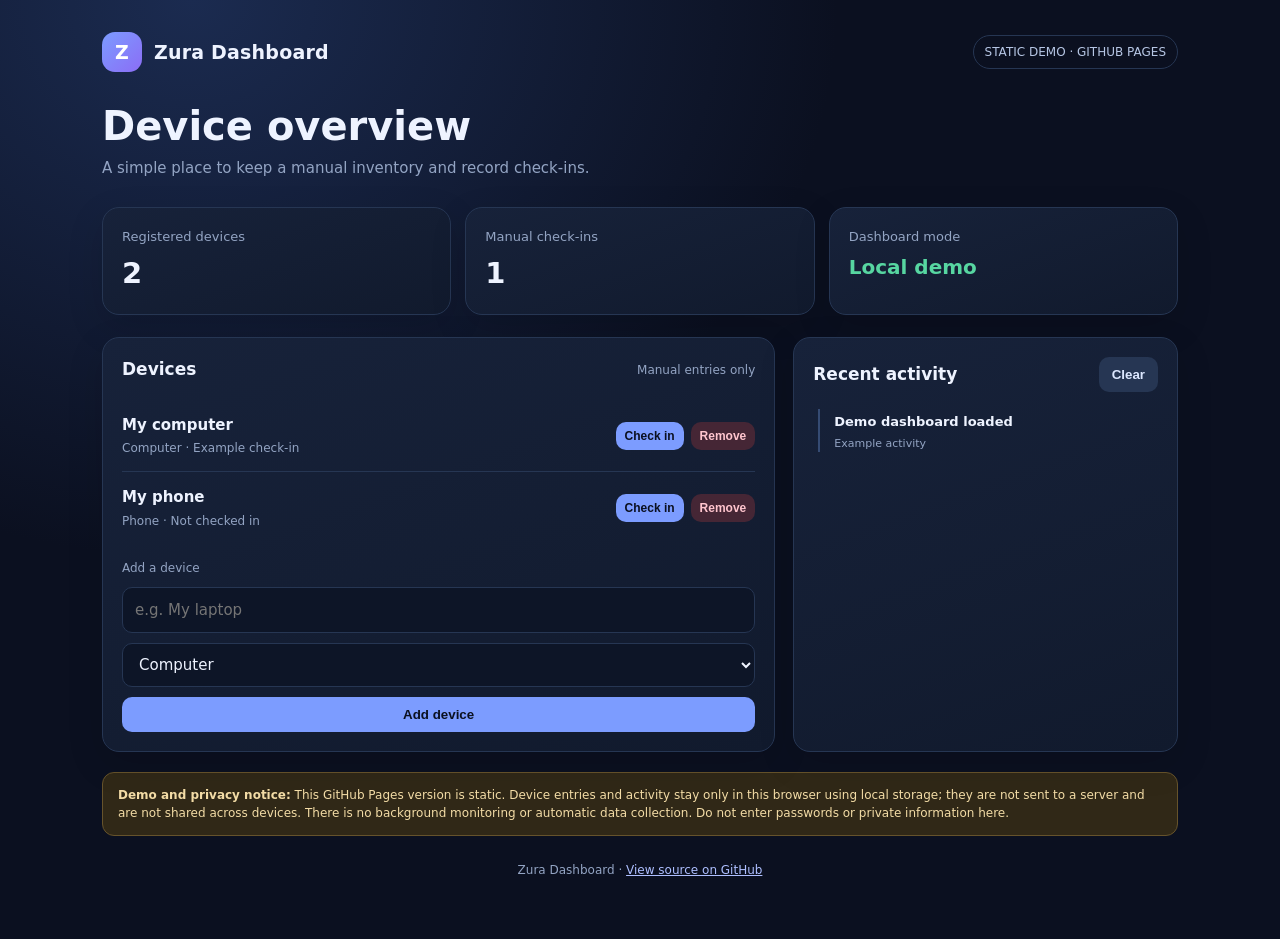
<file: index.html>
<!doctype html>
<html lang="en">
<head>
<meta charset="utf-8">
<meta name="viewport" content="width=device-width,initial-scale=1">
<meta name="theme-color" content="#0b1020">
<title>Zura Dashboard</title>
<style>
:root{color-scheme:dark;--bg:#0b1020;--panel:#131b30;--panel2:#18233c;--line:#263653;--muted:#93a4c3;--text:#eef3ff;--blue:#7c9cff;--green:#57d6a1;--red:#ff7f91}
*{box-sizing:border-box}body{margin:0;background:radial-gradient(ellipse at 15% 0%,#1b2b50 0,transparent 42%),var(--bg);color:var(--text);font:15px/1.5 Inter,ui-sans-serif,system-ui,-apple-system,Segoe UI,sans-serif}
.wrap{max-width:1120px;margin:auto;padding:32px 22px 60px}.top{display:flex;align-items:center;justify-content:space-between;gap:16px;margin-bottom:32px}.brand{display:flex;align-items:center;gap:12px;font-weight:750;font-size:19px;letter-spacing:.2px}.logo{width:40px;height:40px;border-radius:13px;display:grid;place-items:center;background:linear-gradient(135deg,#7c9cff,#8b6df6);color:#fff;font-weight:900}.tag{font-size:12px;color:#b6c6e4;border:1px solid var(--line);border-radius:99px;padding:7px 11px}
h1{font-size:clamp(28px,4vw,40px);line-height:1.12;margin:0 0 8px}.sub{color:var(--muted);margin:0 0 28px}.stats{display:grid;grid-template-columns:repeat(3,1fr);gap:14px;margin-bottom:22px}.card{background:linear-gradient(160deg,#17223a,#111a2d);border:1px solid var(--line);border-radius:17px;padding:19px;box-shadow:0 12px 36px #0002}.stat-label{color:var(--muted);font-size:13px}.stat-value{font-size:29px;font-weight:750;margin-top:5px}.layout{display:grid;grid-template-columns:1.4fr .8fr;gap:18px}.card-head{display:flex;align-items:center;justify-content:space-between;gap:12px;margin-bottom:17px}.card h2{font-size:17px;margin:0}.small{font-size:12px;color:var(--muted)}button{border:0;border-radius:10px;padding:10px 13px;background:var(--blue);color:#0b1020;font-weight:700;cursor:pointer}button:hover{filter:brightness(1.1)}button.secondary{background:#263653;color:#dce7ff}button.danger{background:#452635;color:#ffc5ce}.device{display:flex;align-items:center;justify-content:space-between;gap:14px;padding:14px 0;border-top:1px solid var(--line)}.device:first-of-type{border-top:0}.device-name{font-weight:650}.device-meta{font-size:12px;color:var(--muted);margin-top:3px}.pill{font-size:11px;color:var(--green);background:#15382f;border:1px solid #285c4d;border-radius:99px;padding:4px 8px;white-space:nowrap}.actions{display:flex;gap:7px;flex-wrap:wrap}.actions button{padding:7px 9px;font-size:12px}.empty{color:var(--muted);padding:22px 0;text-align:center}.form{display:grid;gap:10px;margin-top:15px}input,select{width:100%;padding:11px 12px;background:#0d1527;border:1px solid var(--line);border-radius:10px;color:var(--text);font:inherit}label{font-size:12px;color:var(--muted)}.activity{border-left:2px solid #354b73;padding:1px 0 14px 14px;margin-left:5px}.activity:last-child{padding-bottom:0}.activity strong{font-size:13px}.activity time{display:block;color:var(--muted);font-size:11px;margin-top:3px}.notice{margin-top:20px;padding:13px 15px;border:1px solid #66532b;background:#302817;border-radius:12px;color:#f3dca6;font-size:12px}.footer{margin-top:25px;color:var(--muted);font-size:12px;text-align:center}.footer a{color:#aebfff}
@media(max-width:760px){.stats{grid-template-columns:1fr}.layout{grid-template-columns:1fr}.top{align-items:flex-start;flex-direction:column}.wrap{padding-top:22px}}
</style>
</head>
<body>
<div class="wrap">
<header class="top"><div class="brand"><div class="logo">Z</div><span>Zura Dashboard</span></div><span class="tag">STATIC DEMO · GITHUB PAGES</span></header>
<main>
<h1>Device overview</h1><p class="sub">A simple place to keep a manual inventory and record check-ins.</p>
<section class="stats" aria-label="Overview">
<div class="card"><div class="stat-label">Registered devices</div><div class="stat-value" id="total">2</div></div>
<div class="card"><div class="stat-label">Manual check-ins</div><div class="stat-value" id="checks">1</div></div>
<div class="card"><div class="stat-label">Dashboard mode</div><div class="stat-value" style="font-size:20px;color:var(--green)">Local demo</div></div>
</section>
<section class="layout">
<div class="card">
<div class="card-head"><h2>Devices</h2><span class="small">Manual entries only</span></div>
<div id="devices"></div>
<form class="form" id="addForm">
<label for="deviceName">Add a device</label><input id="deviceName" maxlength="60" placeholder="e.g. My laptop" required>
<select id="deviceKind" aria-label="Device type"><option>Computer</option><option>Phone</option><option>Tablet</option><option>Other</option></select>
<button type="submit">Add device</button>
</form>
</div>
<aside class="card">
<div class="card-head"><h2>Recent activity</h2><button class="secondary" id="clearActivity" type="button">Clear</button></div>
<div id="activity"></div>
</aside>
</section>
<div class="notice"><strong>Demo and privacy notice:</strong> This GitHub Pages version is static. Device entries and activity stay only in this browser using local storage; they are not sent to a server and are not shared across devices. There is no background monitoring or automatic data collection. Do not enter passwords or private information here.</div>
</main>
<footer class="footer">Zura Dashboard · <a href="https://github.com/demetre123prime/zura123">View source on GitHub</a></footer>
</div>
<script>
(() => {
const KEY='zura-dashboard-demo-v1';
const initial={devices:[{id:1,name:'My computer',kind:'Computer',checks:1,last:'Example check-in'},{id:2,name:'My phone',kind:'Phone',checks:0,last:'Not checked in'}],activity:[{message:'Demo dashboard loaded',when:'Example activity'}],nextId:3};
let state;
try{state=JSON.parse(localStorage.getItem(KEY))||initial}catch{state=initial}
const $=id=>document.getElementById(id);
const save=()=>localStorage.setItem(KEY,JSON.stringify(state));
const escapeHtml=s=>String(s).replace(/[&<>"']/g,c=>({'&':'&amp;','<':'&lt;','>':'&gt;','"':'&quot;',"'":'&#39;'}[c]));
function log(message){state.activity.unshift({message,when:new Date().toLocaleString()});state.activity=state.activity.slice(0,12)}
function render(){
$('total').textContent=state.devices.length;
$('checks').textContent=state.devices.reduce((n,d)=>n+d.checks,0);
$('devices').innerHTML=state.devices.length?state.devices.map(d=>'<div class="device"><div><div class="device-name">'+escapeHtml(d.name)+'</div><div class="device-meta">'+escapeHtml(d.kind)+' · '+escapeHtml(d.last)+'</div></div><div class="actions"><button type="button" data-check="'+d.id+'">Check in</button><button class="danger" type="button" data-remove="'+d.id+'">Remove</button></div></div>').join(''):'<div class="empty">No devices yet. Add one below.</div>';
$('activity').innerHTML=state.activity.length?state.activity.map(a=>'<div class="activity"><strong>'+escapeHtml(a.message)+'</strong><time>'+escapeHtml(a.when)+'</time></div>').join(''):'<div class="empty">No activity yet.</div>';
}
$('addForm').addEventListener('submit',e=>{e.preventDefault();const name=$('deviceName').value.trim();if(!name)return;const kind=$('deviceKind').value;state.devices.push({id:state.nextId++,name,kind,checks:0,last:'Not checked in'});log('Added '+name+' manually');$('deviceName').value='';save();render()});
$('devices').addEventListener('click',e=>{const check=e.target.closest('[data-check]');const remove=e.target.closest('[data-remove]');if(check){const d=state.devices.find(x=>x.id===Number(check.dataset.check));if(d){d.checks++;d.last='Checked in '+new Date().toLocaleString();log('Manual check-in: '+d.name)}}else if(remove){const id=Number(remove.dataset.remove);const d=state.devices.find(x=>x.id===id);if(d){state.devices=state.devices.filter(x=>x.id!==id);log('Removed '+d.name)}}else{return}save();render()});
$('clearActivity').addEventListener('click',()=>{state.activity=[];save();render()});
render();
})();
</script>
</body>
</html>
</file>
